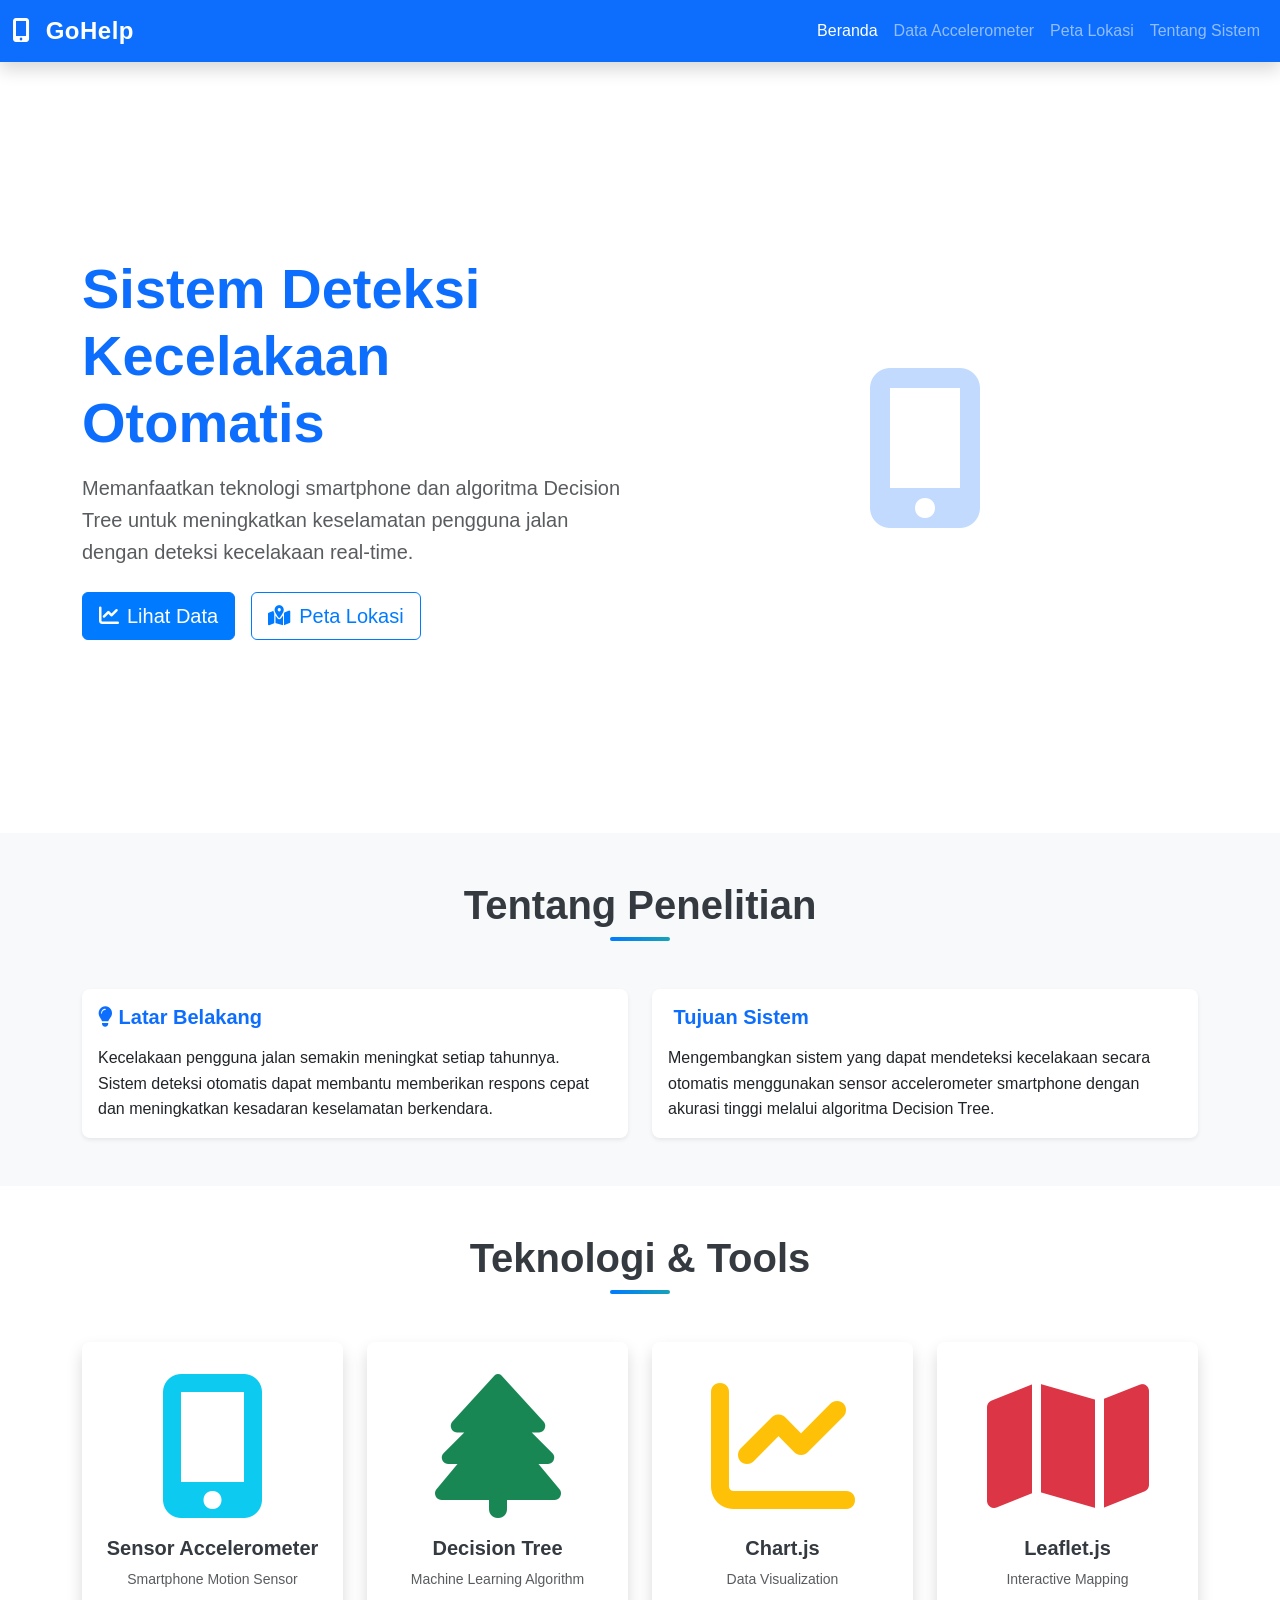
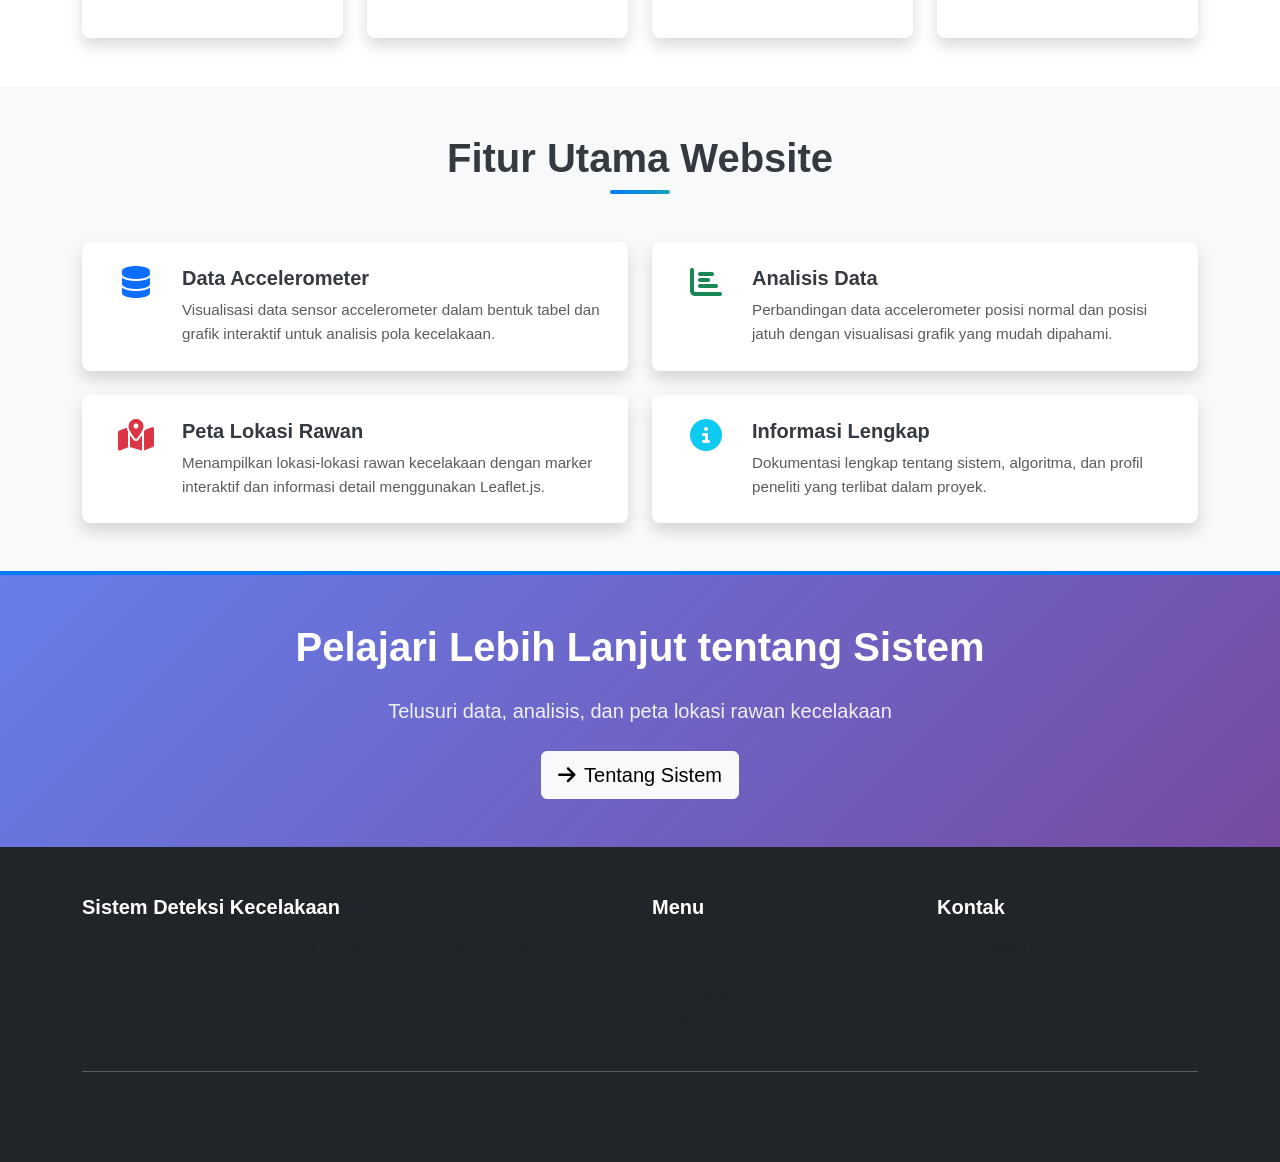
<file: index.html>
<!DOCTYPE html>
<html lang="id">

<head>
    <meta charset="UTF-8">
    <meta name="viewport" content="width=device-width, initial-scale=1.0">
    <meta name="description" content="Sistem Deteksi Kecelakaan Otomatis Berbasis Smartphone Menggunakan Algoritma Decision Tree">
    <meta name="keywords" content="kecelakaan, deteksi, smartphone, decision tree, safety">
    <meta name="author" content="Universitas Timor">
    <title>Sistem Deteksi Kecelakaan Otomatis - Beranda</title>

    <!-- Bootstrap 5 CSS -->
    <link href="https://cdn.jsdelivr.net/npm/bootstrap@5.3.0/dist/css/bootstrap.min.css" rel="stylesheet">
    <!-- Font Awesome Icons -->
    <link rel="stylesheet" href="https://cdnjs.cloudflare.com/ajax/libs/font-awesome/6.4.0/css/all.min.css">
    <!-- Custom CSS -->
    <link rel="stylesheet" href="css/style.css">
    <link rel="stylesheet" href="css/home.css">
</head>

<body>
    <!-- Navbar -->
    <nav class="navbar navbar-expand-lg navbar-dark bg-primary sticky-top shadow">
        <div class="container-fluid">
            <a class="navbar-brand fw-bold" href="index.html">
                <i class="fas fa-mobile-alt"></i> GoHelp
            </a>
            <button class="navbar-toggler" type="button" data-bs-toggle="collapse" data-bs-target="#navbarNav">
                <span class="navbar-toggler-icon"></span>
            </button>
            <div class="collapse navbar-collapse" id="navbarNav">
                <ul class="navbar-nav ms-auto">
                    <li class="nav-item">
                        <a class="nav-link active" href="index.html">Beranda</a>
                    </li>
                    <li class="nav-item">
                        <a class="nav-link" href="accelerometer.html">Data Accelerometer</a>
                    </li>
                    <li class="nav-item">
                        <a class="nav-link" href="map.html">Peta Lokasi</a>
                    </li>
                    <li class="nav-item">
                        <a class="nav-link" href="about.html">Tentang Sistem</a>
                    </li>
                </ul>
            </div>
        </div>
    </nav>

    <!-- Hero Section -->
    <section class="hero-section bg-gradient py-5">
        <div class="container">
            <div class="row align-items-center min-vh-75">
                <div class="col-lg-6 mb-4 mb-lg-0">
                    <h1 class="display-4 fw-bold text-primary mb-3">
                        Sistem Deteksi Kecelakaan Otomatis
                    </h1>
                    <p class="lead text-muted mb-4">
                        Memanfaatkan teknologi smartphone dan algoritma Decision Tree untuk meningkatkan keselamatan pengguna jalan dengan deteksi kecelakaan real-time.
                    </p>
                    <div class="d-flex gap-3">
                        <a href="accelerometer.html" class="btn btn-primary btn-lg">
                            <i class="fas fa-chart-line"></i> Lihat Data
                        </a>
                        <a href="map.html" class="btn btn-outline-primary btn-lg">
                            <i class="fas fa-map-location-dot"></i> Peta Lokasi
                        </a>
                    </div>
                </div>
                <div class="col-lg-6">
                    <div class="hero-image">
                        <div class="icon-box">
                            <i class="fas fa-mobile-alt fa-10x text-primary opacity-25"></i>
                        </div>
                    </div>
                </div>
            </div>
        </div>
    </section>

    <!-- Deskripsi Penelitian -->
    <section class="py-5 bg-light">
        <div class="container">
            <div class="text-center mb-5">
                <h2 class="h1 fw-bold mb-2">Tentang Penelitian</h2>
                <div class="divider-line mx-auto"></div>
            </div>
            <div class="row g-4">
                <div class="col-md-6">
                    <div class="card border-0 shadow-sm h-100">
                        <div class="card-body">
                            <h5 class="card-title text-primary mb-3">
                                <i class="fas fa-lightbulb"></i> Latar Belakang
                            </h5>
                            <p class="card-text">
                                Kecelakaan pengguna jalan semakin meningkat setiap tahunnya. Sistem deteksi otomatis dapat membantu memberikan respons cepat dan meningkatkan kesadaran keselamatan berkendara.
                            </p>
                        </div>
                    </div>
                </div>
                <div class="col-md-6">
                    <div class="card border-0 shadow-sm h-100">
                        <div class="card-body">
                            <h5 class="card-title text-primary mb-3">
                                <i class="fas fa-target"></i> Tujuan Sistem
                            </h5>
                            <p class="card-text">
                                Mengembangkan sistem yang dapat mendeteksi kecelakaan secara otomatis menggunakan sensor accelerometer smartphone dengan akurasi tinggi melalui algoritma Decision Tree.
                            </p>
                        </div>
                    </div>
                </div>
            </div>
        </div>
    </section>

    <!-- Teknologi yang Digunakan -->
    <section class="py-5">
        <div class="container">
            <div class="text-center mb-5">
                <h2 class="h1 fw-bold mb-2">Teknologi & Tools</h2>
                <div class="divider-line mx-auto"></div>
            </div>
            <div class="row g-4">
                <div class="col-md-3 col-sm-6">
                    <div class="tech-card text-center">
                        <div class="tech-icon mb-3">
                            <i class="fas fa-mobile-alt fa-3x text-info"></i>
                        </div>
                        <h5>Sensor Accelerometer</h5>
                        <p class="text-muted small">Smartphone Motion Sensor</p>
                    </div>
                </div>
                <div class="col-md-3 col-sm-6">
                    <div class="tech-card text-center">
                        <div class="tech-icon mb-3">
                            <i class="fas fa-tree fa-3x text-success"></i>
                        </div>
                        <h5>Decision Tree</h5>
                        <p class="text-muted small">Machine Learning Algorithm</p>
                    </div>
                </div>
                <div class="col-md-3 col-sm-6">
                    <div class="tech-card text-center">
                        <div class="tech-icon mb-3">
                            <i class="fas fa-chart-line fa-3x text-warning"></i>
                        </div>
                        <h5>Chart.js</h5>
                        <p class="text-muted small">Data Visualization</p>
                    </div>
                </div>
                <div class="col-md-3 col-sm-6">
                    <div class="tech-card text-center">
                        <div class="tech-icon mb-3">
                            <i class="fas fa-map fa-3x text-danger"></i>
                        </div>
                        <h5>Leaflet.js</h5>
                        <p class="text-muted small">Interactive Mapping</p>
                    </div>
                </div>
            </div>
        </div>
    </section>

    <!-- Fitur Utama -->
    <section class="py-5 bg-light">
        <div class="container">
            <div class="text-center mb-5">
                <h2 class="h1 fw-bold mb-2">Fitur Utama Website</h2>
                <div class="divider-line mx-auto"></div>
            </div>
            <div class="row g-4">
                <div class="col-lg-6">
                    <div class="feature-card d-flex gap-3 mb-4">
                        <div class="feature-icon">
                            <i class="fas fa-database fa-2x text-primary"></i>
                        </div>
                        <div>
                            <h5>Data Accelerometer</h5>
                            <p class="text-muted">Visualisasi data sensor accelerometer dalam bentuk tabel dan grafik interaktif untuk analisis pola kecelakaan.</p>
                        </div>
                    </div>
                    <div class="feature-card d-flex gap-3">
                        <div class="feature-icon">
                            <i class="fas fa-map-location-dot fa-2x text-danger"></i>
                        </div>
                        <div>
                            <h5>Peta Lokasi Rawan</h5>
                            <p class="text-muted">Menampilkan lokasi-lokasi rawan kecelakaan dengan marker interaktif dan informasi detail menggunakan Leaflet.js.</p>
                        </div>
                    </div>
                </div>
                <div class="col-lg-6">
                    <div class="feature-card d-flex gap-3 mb-4">
                        <div class="feature-icon">
                            <i class="fas fa-chart-bar fa-2x text-success"></i>
                        </div>
                        <div>
                            <h5>Analisis Data</h5>
                            <p class="text-muted">Perbandingan data accelerometer posisi normal dan posisi jatuh dengan visualisasi grafik yang mudah dipahami.</p>
                        </div>
                    </div>
                    <div class="feature-card d-flex gap-3">
                        <div class="feature-icon">
                            <i class="fas fa-info-circle fa-2x text-info"></i>
                        </div>
                        <div>
                            <h5>Informasi Lengkap</h5>
                            <p class="text-muted">Dokumentasi lengkap tentang sistem, algoritma, dan profil peneliti yang terlibat dalam proyek.</p>
                        </div>
                    </div>
                </div>
            </div>
        </div>
    </section>

    <!-- CTA Section -->
    <section class="cta-section py-5 bg-primary text-white">
        <div class="container text-center">
            <h2 class="h1 fw-bold mb-4">Pelajari Lebih Lanjut tentang Sistem</h2>
            <p class="lead mb-4">Telusuri data, analisis, dan peta lokasi rawan kecelakaan</p>
            <a href="about.html" class="btn btn-light btn-lg">
                <i class="fas fa-arrow-right"></i> Tentang Sistem
            </a>
        </div>
    </section>

    <!-- Footer -->
    <footer class="bg-dark text-white py-5">
        <div class="container">
            <div class="row g-4 mb-4">
                <div class="col-md-6">
                    <h5 class="fw-bold mb-3">Sistem Deteksi Kecelakaan</h5>
                    <p class="text-muted">
                        Penelitian skripsi tentang deteksi kecelakaan otomatis berbasis smartphone menggunakan algoritma Decision Tree.
                    </p>
                </div>
                <div class="col-md-3">
                    <h5 class="fw-bold mb-3">Menu</h5>
                    <ul class="list-unstyled">
                        <li><a href="index.html" class="text-muted text-decoration-none">Beranda</a></li>
                        <li><a href="accelerometer.html" class="text-muted text-decoration-none">Data Accelerometer</a></li>
                        <li><a href="map.html" class="text-muted text-decoration-none">Peta Lokasi</a></li>
                        <li><a href="about.html" class="text-muted text-decoration-none">Tentang Sistem</a></li>
                    </ul>
                </div>
                <div class="col-md-3">
                    <h5 class="fw-bold mb-3">Kontak</h5>
                    <p class="text-muted">Universitas Timor</p>
                    <p class="text-muted">Prodi: Sistem Informasi</p>
                </div>
            </div>
            <hr class="bg-secondary">
            <div class="text-center">
                <p class="text-muted mb-0">
                    &copy; 2026 Sistem Deteksi Kecelakaan. Universitas Timor | Tahun Penelitian 2026
                </p>
            </div>
        </div>
    </footer>

    <!-- Bootstrap 5 JS -->
    <script src="https://cdn.jsdelivr.net/npm/bootstrap@5.3.0/dist/js/bootstrap.bundle.min.js"></script>
    <!-- Custom JS -->
    <script src="js/main.js"></script>
</body>

</html>
</file>
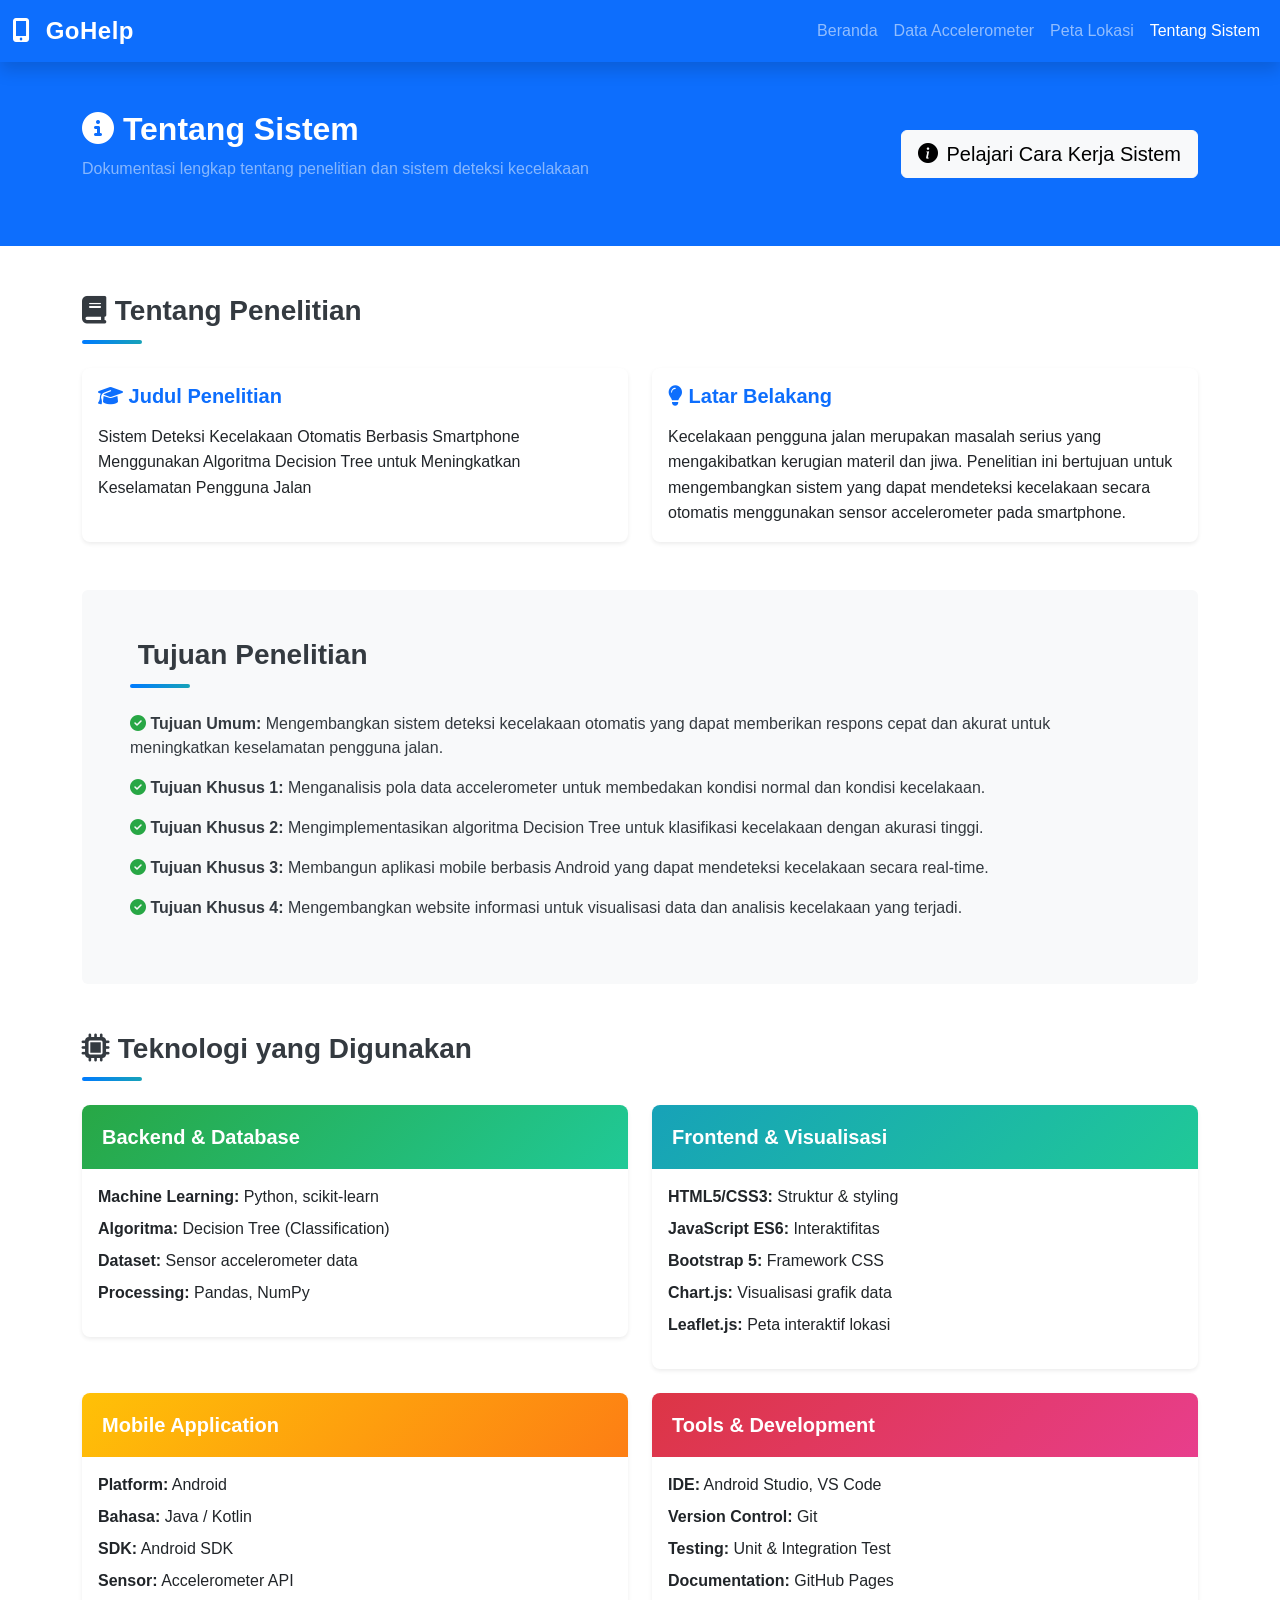
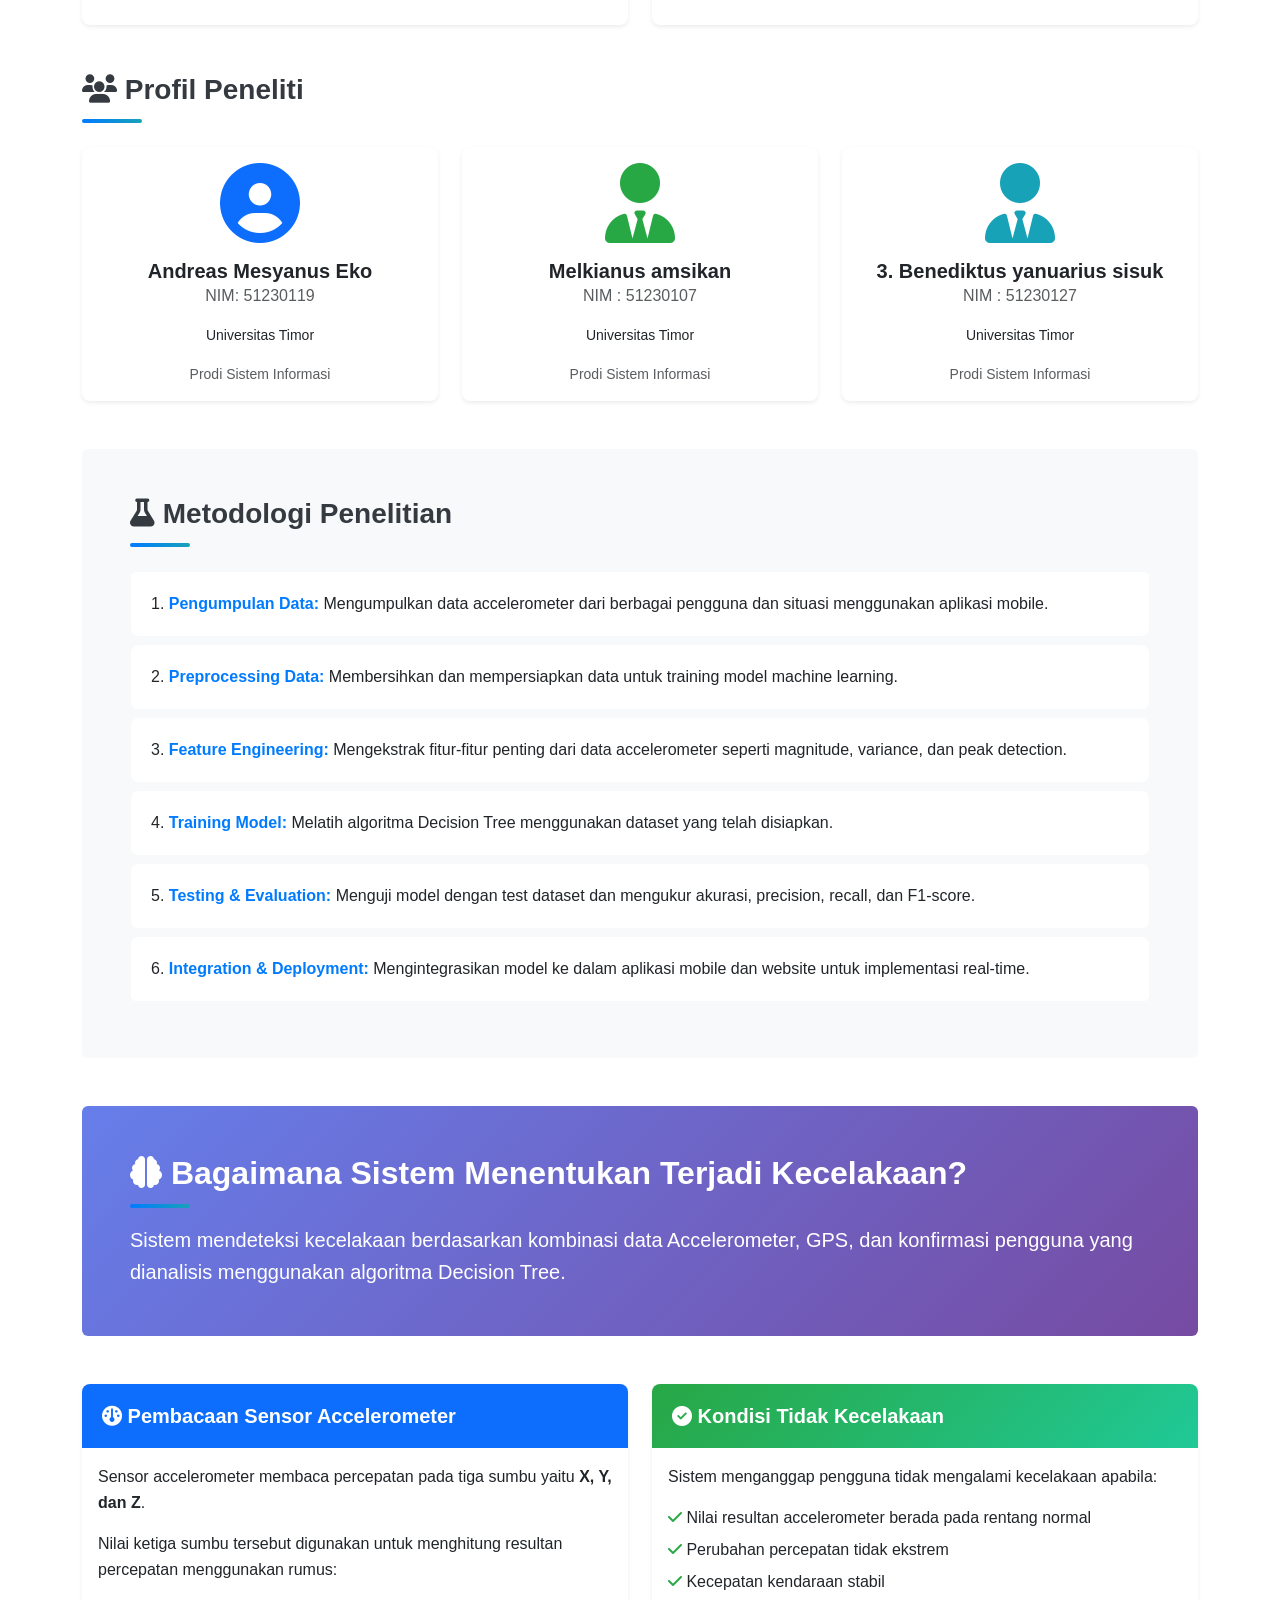
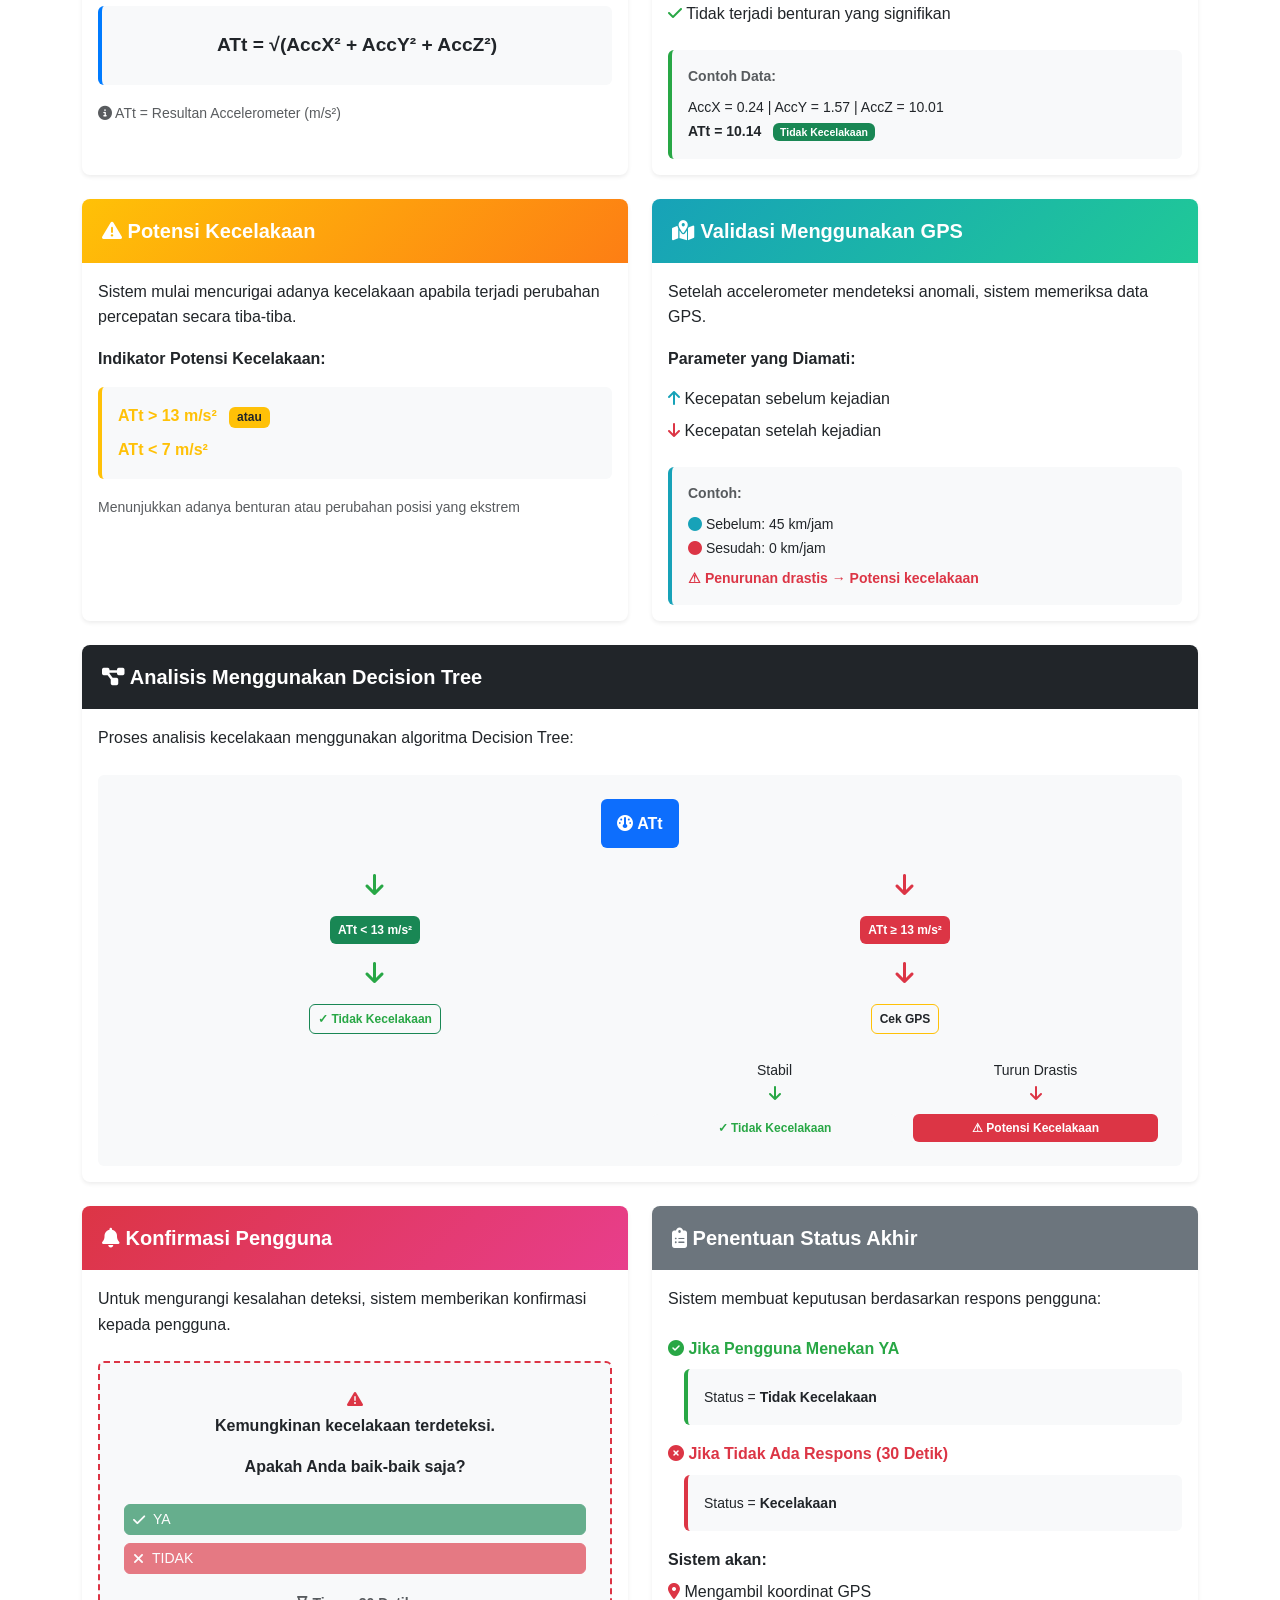
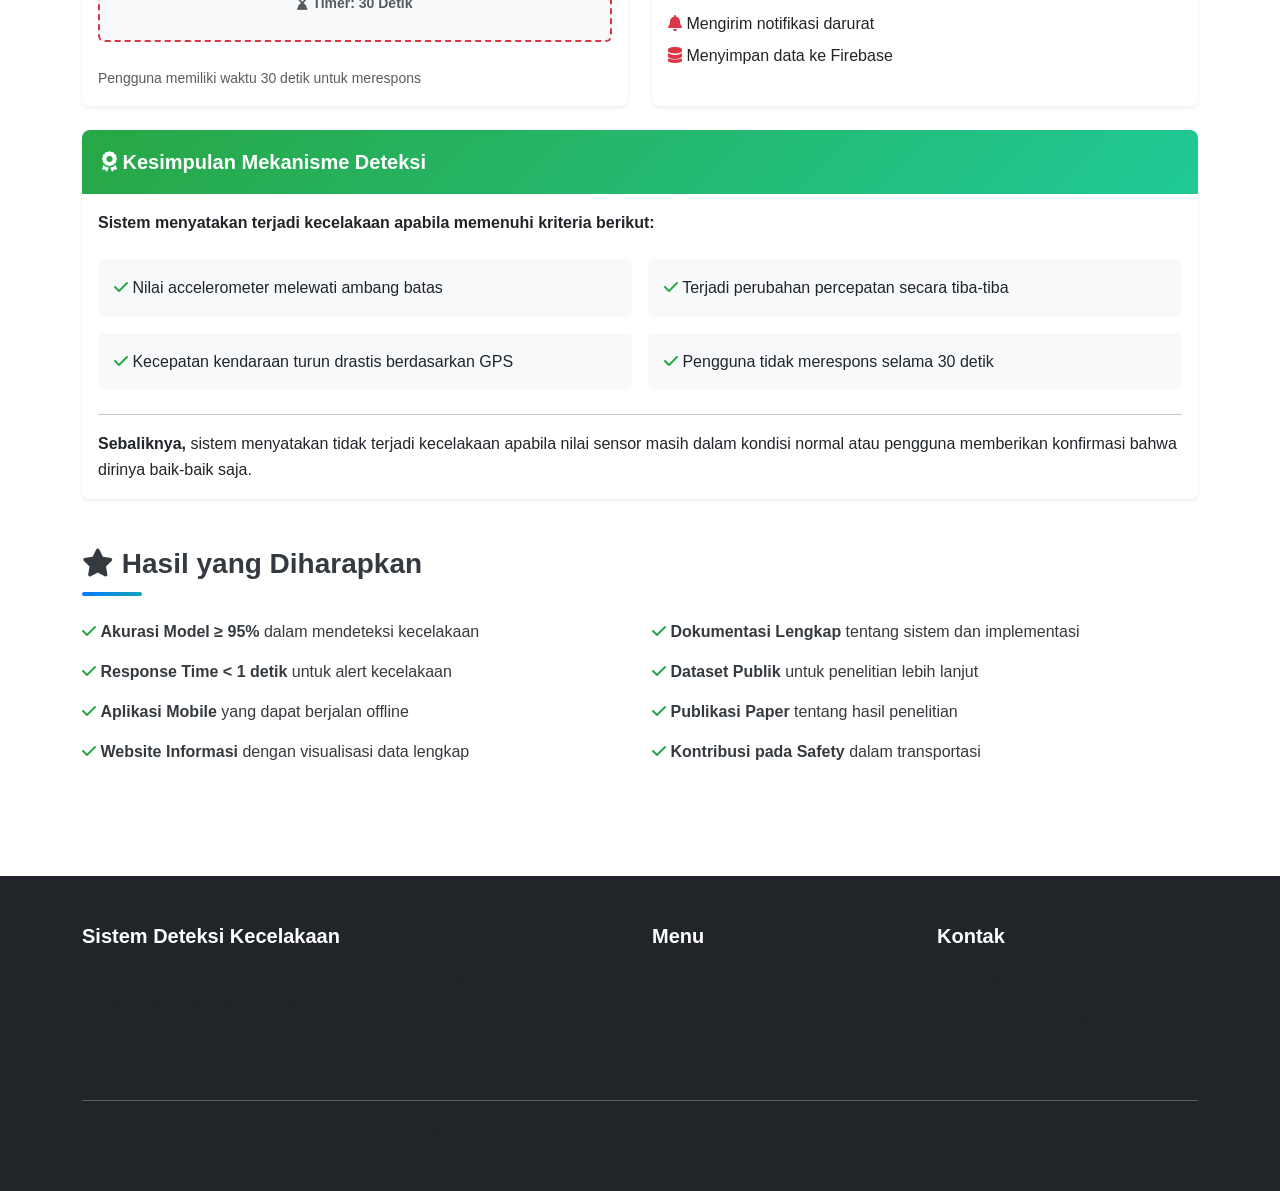
<file: about.html>
<!DOCTYPE html>
<html lang="id">

<head>
    <meta charset="UTF-8">
    <meta name="viewport" content="width=device-width, initial-scale=1.0">
    <meta name="description" content="Tentang Sistem - Sistem Deteksi Kecelakaan Otomatis">
    <title>Tentang Sistem - Sistem Deteksi Kecelakaan</title>

    <!-- Bootstrap 5 CSS -->
    <link href="https://cdn.jsdelivr.net/npm/bootstrap@5.3.0/dist/css/bootstrap.min.css" rel="stylesheet">
    <!-- Font Awesome Icons -->
    <link rel="stylesheet" href="https://cdnjs.cloudflare.com/ajax/libs/font-awesome/6.4.0/css/all.min.css">
    <!-- Bootstrap Icons -->
    <link rel="stylesheet" href="https://cdn.jsdelivr.net/npm/bootstrap-icons@1.11.0/font/bootstrap-icons.css">
    <!-- Custom CSS -->
    <link rel="stylesheet" href="css/style.css">
    <link rel="stylesheet" href="css/about.css">
</head>

<body>
    <!-- Navbar -->
    <nav class="navbar navbar-expand-lg navbar-dark bg-primary sticky-top shadow">
        <div class="container-fluid">
            <a class="navbar-brand fw-bold" href="index.html">
                <i class="fas fa-mobile-alt"></i> GoHelp
            </a>
            <button class="navbar-toggler" type="button" data-bs-toggle="collapse" data-bs-target="#navbarNav">
                <span class="navbar-toggler-icon"></span>
            </button>
            <div class="collapse navbar-collapse" id="navbarNav">
                <ul class="navbar-nav ms-auto">
                    <li class="nav-item">
                        <a class="nav-link" href="index.html">Beranda</a>
                    </li>
                    <li class="nav-item">
                        <a class="nav-link" href="accelerometer.html">Data Accelerometer</a>
                    </li>
                    <li class="nav-item">
                        <a class="nav-link" href="map.html">Peta Lokasi</a>
                    </li>
                    <li class="nav-item">
                        <a class="nav-link active" href="about.html">Tentang Sistem</a>
                    </li>
                </ul>
            </div>
        </div>
    </nav>

    <!-- Page Header -->
    <section class="page-header bg-primary text-white py-5">
        <div class="container">
            <div class="row align-items-center">
                <div class="col-md-8">
                    <h1 class="h2 fw-bold mb-2">
                        <i class="fas fa-circle-info"></i> Tentang Sistem
                    </h1>
                    <p class="text-white-50">Dokumentasi lengkap tentang penelitian dan sistem deteksi kecelakaan</p>
                </div>
                <div class="col-md-4 text-md-end">
                    <button class="btn btn-light btn-lg" data-bs-toggle="modal" data-bs-target="#workflowModal">
                        <i class="bi bi-info-circle-fill"></i> Pelajari Cara Kerja Sistem
                    </button>
                </div>
            </div>
        </div>
    </section>

    <!-- Main Content -->
    <main class="py-5">
        <div class="container">
            <!-- Tentang Penelitian -->
            <section class="mb-5">
                <h2 class="h3 fw-bold mb-4">
                    <i class="fas fa-book"></i> Tentang Penelitian
                </h2>
                <div class="row g-4">
                    <div class="col-lg-6">
                        <div class="card border-0 shadow-sm h-100">
                            <div class="card-body">
                                <h5 class="card-title text-primary mb-3">
                                    <i class="fas fa-graduation-cap"></i> Judul Penelitian
                                </h5>
                                <p class="card-text">
                                    Sistem Deteksi Kecelakaan Otomatis Berbasis Smartphone Menggunakan Algoritma Decision Tree untuk Meningkatkan Keselamatan Pengguna Jalan
                                </p>
                            </div>
                        </div>
                    </div>
                    <div class="col-lg-6">
                        <div class="card border-0 shadow-sm h-100">
                            <div class="card-body">
                                <h5 class="card-title text-primary mb-3">
                                    <i class="fas fa-lightbulb"></i> Latar Belakang
                                </h5>
                                <p class="card-text">
                                    Kecelakaan pengguna jalan merupakan masalah serius yang mengakibatkan kerugian materil dan jiwa. Penelitian ini bertujuan untuk mengembangkan sistem yang dapat mendeteksi kecelakaan secara otomatis menggunakan sensor accelerometer pada smartphone.
                                </p>
                            </div>
                        </div>
                    </div>
                </div>
            </section>

            <!-- Tujuan Penelitian -->
            <section class="mb-5 bg-light p-5 rounded">
                <h2 class="h3 fw-bold mb-4">
                    <i class="fas fa-target"></i> Tujuan Penelitian
                </h2>
                <ul class="list-unstyled">
                    <li class="mb-3">
                        <i class="fas fa-check-circle text-success"></i>
                        <strong>Tujuan Umum:</strong> Mengembangkan sistem deteksi kecelakaan otomatis yang dapat memberikan respons cepat dan akurat untuk meningkatkan keselamatan pengguna jalan.
                    </li>
                    <li class="mb-3">
                        <i class="fas fa-check-circle text-success"></i>
                        <strong>Tujuan Khusus 1:</strong> Menganalisis pola data accelerometer untuk membedakan kondisi normal dan kondisi kecelakaan.
                    </li>
                    <li class="mb-3">
                        <i class="fas fa-check-circle text-success"></i>
                        <strong>Tujuan Khusus 2:</strong> Mengimplementasikan algoritma Decision Tree untuk klasifikasi kecelakaan dengan akurasi tinggi.
                    </li>
                    <li class="mb-3">
                        <i class="fas fa-check-circle text-success"></i>
                        <strong>Tujuan Khusus 3:</strong> Membangun aplikasi mobile berbasis Android yang dapat mendeteksi kecelakaan secara real-time.
                    </li>
                    <li>
                        <i class="fas fa-check-circle text-success"></i>
                        <strong>Tujuan Khusus 4:</strong> Mengembangkan website informasi untuk visualisasi data dan analisis kecelakaan yang terjadi.
                    </li>
                </ul>
            </section>

            <!-- Teknologi yang Digunakan -->
            <section class="mb-5">
                <h2 class="h3 fw-bold mb-4">
                    <i class="fas fa-microchip"></i> Teknologi yang Digunakan
                </h2>
                <div class="row g-4">
                    <div class="col-md-6">
                        <div class="card border-0 shadow-sm">
                            <div class="card-header bg-success text-white">
                                <h5 class="mb-0">Backend & Database</h5>
                            </div>
                            <div class="card-body">
                                <ul class="list-unstyled">
                                    <li class="mb-2"><strong>Machine Learning:</strong> Python, scikit-learn</li>
                                    <li class="mb-2"><strong>Algoritma:</strong> Decision Tree (Classification)</li>
                                    <li class="mb-2"><strong>Dataset:</strong> Sensor accelerometer data</li>
                                    <li class="mb-2"><strong>Processing:</strong> Pandas, NumPy</li>
                                </ul>
                            </div>
                        </div>
                    </div>
                    <div class="col-md-6">
                        <div class="card border-0 shadow-sm">
                            <div class="card-header bg-info text-white">
                                <h5 class="mb-0">Frontend & Visualisasi</h5>
                            </div>
                            <div class="card-body">
                                <ul class="list-unstyled">
                                    <li class="mb-2"><strong>HTML5/CSS3:</strong> Struktur & styling</li>
                                    <li class="mb-2"><strong>JavaScript ES6:</strong> Interaktifitas</li>
                                    <li class="mb-2"><strong>Bootstrap 5:</strong> Framework CSS</li>
                                    <li class="mb-2"><strong>Chart.js:</strong> Visualisasi grafik data</li>
                                    <li class="mb-2"><strong>Leaflet.js:</strong> Peta interaktif lokasi</li>
                                </ul>
                            </div>
                        </div>
                    </div>
                    <div class="col-md-6">
                        <div class="card border-0 shadow-sm">
                            <div class="card-header bg-warning text-white">
                                <h5 class="mb-0">Mobile Application</h5>
                            </div>
                            <div class="card-body">
                                <ul class="list-unstyled">
                                    <li class="mb-2"><strong>Platform:</strong> Android</li>
                                    <li class="mb-2"><strong>Bahasa:</strong> Java / Kotlin</li>
                                    <li class="mb-2"><strong>SDK:</strong> Android SDK</li>
                                    <li class="mb-2"><strong>Sensor:</strong> Accelerometer API</li>
                                </ul>
                            </div>
                        </div>
                    </div>
                    <div class="col-md-6">
                        <div class="card border-0 shadow-sm">
                            <div class="card-header bg-danger text-white">
                                <h5 class="mb-0">Tools & Development</h5>
                            </div>
                            <div class="card-body">
                                <ul class="list-unstyled">
                                    <li class="mb-2"><strong>IDE:</strong> Android Studio, VS Code</li>
                                    <li class="mb-2"><strong>Version Control:</strong> Git</li>
                                    <li class="mb-2"><strong>Testing:</strong> Unit & Integration Test</li>
                                    <li class="mb-2"><strong>Documentation:</strong> GitHub Pages</li>
                                </ul>
                            </div>
                        </div>
                    </div>
                </div>
            </section>

            <!-- Profil Peneliti -->
            <section class="mb-5">
                <h2 class="h3 fw-bold mb-4">
                    <i class="fas fa-users"></i> Profil Peneliti
                </h2>
                <div class="row g-4">
                    <div class="col-md-4">
                        <div class="card border-0 shadow-sm text-center">
                            <div class="card-body">
                                <div class="researcher-avatar mb-3">
                                    <i class="fas fa-user-circle fa-5x text-primary"></i>
                                </div>
                                <h5 class="card-title">Andreas Mesyanus Eko</h5>
                                <p class="card-text text-muted">NIM: 51230119</p>
                                <p class="card-text small">Universitas Timor</p>
                                <p class="card-text small text-muted">Prodi Sistem Informasi</p>
                            </div>
                        </div>
                    </div>
                    <div class="col-md-4">
                        <div class="card border-0 shadow-sm text-center">
                            <div class="card-body">
                                <div class="researcher-avatar mb-3">
                                    <i class="fas fa-user-tie fa-5x text-success"></i>
                                </div>
                                <h5 class="card-title">Melkianus amsikan </h5>
                                <p class="card-text text-muted">NIM : 51230107</p>
                                <p class="card-text small">Universitas Timor</p>
                                <p class="card-text small text-muted">Prodi Sistem Informasi</p>
                            </div>
                        </div>
                    </div>
                    <div class="col-md-4">
                        <div class="card border-0 shadow-sm text-center">
                            <div class="card-body">
                                <div class="researcher-avatar mb-3">
                                    <i class="fas fa-user-tie fa-5x text-info"></i>
                                </div>
                                <h5 class="card-title">3.	Benediktus yanuarius sisuk</h5>
                                <p class="card-text text-muted">NIM : 51230127</p>
                                <p class="card-text small">Universitas Timor</p>
                                <p class="card-text small text-muted">Prodi Sistem Informasi</p>
                            </div>
                        </div>
                    </div>
                </div>
            </section>

            <!-- Metodologi -->
            <section class="mb-5 bg-light p-5 rounded">
                <h2 class="h3 fw-bold mb-4">
                    <i class="fas fa-flask"></i> Metodologi Penelitian
                </h2>
                <ol class="list-group list-group-numbered">
                    <li class="list-group-item">
                        <strong>Pengumpulan Data:</strong> Mengumpulkan data accelerometer dari berbagai pengguna dan situasi menggunakan aplikasi mobile.
                    </li>
                    <li class="list-group-item">
                        <strong>Preprocessing Data:</strong> Membersihkan dan mempersiapkan data untuk training model machine learning.
                    </li>
                    <li class="list-group-item">
                        <strong>Feature Engineering:</strong> Mengekstrak fitur-fitur penting dari data accelerometer seperti magnitude, variance, dan peak detection.
                    </li>
                    <li class="list-group-item">
                        <strong>Training Model:</strong> Melatih algoritma Decision Tree menggunakan dataset yang telah disiapkan.
                    </li>
                    <li class="list-group-item">
                        <strong>Testing & Evaluation:</strong> Menguji model dengan test dataset dan mengukur akurasi, precision, recall, dan F1-score.
                    </li>
                    <li class="list-group-item">
                        <strong>Integration & Deployment:</strong> Mengintegrasikan model ke dalam aplikasi mobile dan website untuk implementasi real-time.
                    </li>
                </ol>
            </section>

            <!-- Cara Kerja Deteksi Kecelakaan -->
            <section class="mb-5">
                <div class="mb-5 p-5 rounded" style="background: linear-gradient(135deg, #667eea 0%, #764ba2 100%); color: white;">
                    <h2 class="h2 fw-bold mb-3">
                        <i class="fas fa-brain"></i> Bagaimana Sistem Menentukan Terjadi Kecelakaan?
                    </h2>
                    <p class="lead mb-0">
                        Sistem mendeteksi kecelakaan berdasarkan kombinasi data Accelerometer, GPS, dan konfirmasi pengguna yang dianalisis menggunakan algoritma Decision Tree.
                    </p>
                </div>

                <!-- 1. Pembacaan Sensor Accelerometer -->
                <div class="row g-4 mb-4">
                    <div class="col-lg-6">
                        <div class="card border-0 shadow-sm h-100">
                            <div class="card-header bg-primary text-white">
                                <h5 class="mb-0">
                                    <i class="fas fa-gauge"></i> Pembacaan Sensor Accelerometer
                                </h5>
                            </div>
                            <div class="card-body">
                                <p class="card-text mb-3">
                                    Sensor accelerometer membaca percepatan pada tiga sumbu yaitu <strong>X, Y, dan Z</strong>.
                                </p>
                                <p class="card-text mb-4">
                                    Nilai ketiga sumbu tersebut digunakan untuk menghitung resultan percepatan menggunakan rumus:
                                </p>
                                <div class="bg-light p-4 rounded text-center mb-3" style="border-left: 4px solid #007bff;">
                                    <p class="mb-0 fw-bold" style="font-size: 1.2rem;">
                                        ATt = √(AccX² + AccY² + AccZ²)
                                    </p>
                                </div>
                                <small class="text-muted">
                                    <i class="fas fa-info-circle"></i> ATt = Resultan Accelerometer (m/s²)
                                </small>
                            </div>
                        </div>
                    </div>

                    <!-- 2. Kondisi Tidak Kecelakaan -->
                    <div class="col-lg-6">
                        <div class="card border-0 shadow-sm h-100">
                            <div class="card-header bg-success text-white">
                                <h5 class="mb-0">
                                    <i class="fas fa-circle-check"></i> Kondisi Tidak Kecelakaan
                                </h5>
                            </div>
                            <div class="card-body">
                                <p class="card-text mb-3">Sistem menganggap pengguna tidak mengalami kecelakaan apabila:</p>
                                <ul class="list-unstyled mb-4">
                                    <li class="mb-2">
                                        <i class="fas fa-check text-success"></i> Nilai resultan accelerometer berada pada rentang normal
                                    </li>
                                    <li class="mb-2">
                                        <i class="fas fa-check text-success"></i> Perubahan percepatan tidak ekstrem
                                    </li>
                                    <li class="mb-2">
                                        <i class="fas fa-check text-success"></i> Kecepatan kendaraan stabil
                                    </li>
                                    <li class="mb-2">
                                        <i class="fas fa-check text-success"></i> Tidak terjadi benturan yang signifikan
                                    </li>
                                </ul>
                                <div class="bg-light p-3 rounded" style="border-left: 4px solid #28a745;">
                                    <small class="text-muted d-block mb-2"><strong>Contoh Data:</strong></small>
                                    <small>AccX = 0.24 | AccY = 1.57 | AccZ = 10.01</small><br/>
                                    <small class="fw-bold">ATt = 10.14 <span class="badge bg-success ms-2">Tidak Kecelakaan</span></small>
                                </div>
                            </div>
                        </div>
                    </div>
                </div>

                <!-- 3. Potensi Kecelakaan -->
                <div class="row g-4 mb-4">
                    <div class="col-lg-6">
                        <div class="card border-0 shadow-sm h-100">
                            <div class="card-header bg-warning text-white">
                                <h5 class="mb-0">
                                    <i class="fas fa-exclamation-triangle"></i> Potensi Kecelakaan
                                </h5>
                            </div>
                            <div class="card-body">
                                <p class="card-text mb-3">
                                    Sistem mulai mencurigai adanya kecelakaan apabila terjadi perubahan percepatan secara tiba-tiba.
                                </p>
                                <p class="card-text mb-3"><strong>Indikator Potensi Kecelakaan:</strong></p>
                                <div class="bg-light p-3 rounded mb-3" style="border-left: 4px solid #ffc107;">
                                    <p class="mb-2 fw-bold text-warning">
                                        ATt > 13 m/s² <span class="badge bg-warning text-dark ms-2">atau</span>
                                    </p>
                                    <p class="mb-0 fw-bold text-warning">
                                        ATt < 7 m/s²
                                    </p>
                                </div>
                                <small class="text-muted">
                                    Menunjukkan adanya benturan atau perubahan posisi yang ekstrem
                                </small>
                            </div>
                        </div>
                    </div>

                    <!-- 4. Validasi Menggunakan GPS -->
                    <div class="col-lg-6">
                        <div class="card border-0 shadow-sm h-100">
                            <div class="card-header bg-info text-white">
                                <h5 class="mb-0">
                                    <i class="fas fa-map-location-dot"></i> Validasi Menggunakan GPS
                                </h5>
                            </div>
                            <div class="card-body">
                                <p class="card-text mb-3">
                                    Setelah accelerometer mendeteksi anomali, sistem memeriksa data GPS.
                                </p>
                                <p class="card-text mb-3"><strong>Parameter yang Diamati:</strong></p>
                                <ul class="list-unstyled mb-4">
                                    <li class="mb-2">
                                        <i class="fas fa-arrow-up text-info"></i> Kecepatan sebelum kejadian
                                    </li>
                                    <li class="mb-2">
                                        <i class="fas fa-arrow-down text-danger"></i> Kecepatan setelah kejadian
                                    </li>
                                </ul>
                                <div class="bg-light p-3 rounded" style="border-left: 4px solid #17a2b8;">
                                    <small class="text-muted d-block mb-2"><strong>Contoh:</strong></small>
                                    <small><i class="fas fa-circle text-info"></i> Sebelum: 45 km/jam</small><br/>
                                    <small><i class="fas fa-circle text-danger"></i> Sesudah: 0 km/jam</small><br/>
                                    <small class="fw-bold text-danger mt-2 d-block">⚠ Penurunan drastis → Potensi kecelakaan</small>
                                </div>
                            </div>
                        </div>
                    </div>
                </div>

                <!-- 5. Analisis Decision Tree -->
                <div class="row g-4 mb-4">
                    <div class="col-12">
                        <div class="card border-0 shadow-sm">
                            <div class="card-header bg-dark text-white">
                                <h5 class="mb-0">
                                    <i class="fas fa-diagram-project"></i> Analisis Menggunakan Decision Tree
                                </h5>
                            </div>
                            <div class="card-body">
                                <p class="card-text mb-4">Proses analisis kecelakaan menggunakan algoritma Decision Tree:</p>
                                <div class="bg-light p-4 rounded">
                                    <div class="text-center mb-4">
                                        <div class="badge bg-primary fs-6 p-3">
                                            <i class="fas fa-gauge"></i> ATt
                                        </div>
                                    </div>
                                    
                                    <div class="row text-center mb-4">
                                        <div class="col-6">
                                            <div class="mb-3">
                                                <i class="fas fa-arrow-down" style="font-size: 1.5rem; color: #28a745;"></i>
                                            </div>
                                            <div class="badge bg-success p-2 mb-3">ATt < 13 m/s²</div>
                                            <div class="mb-3">
                                                <i class="fas fa-arrow-down" style="font-size: 1.5rem; color: #28a745;"></i>
                                            </div>
                                            <div class="badge bg-light text-success p-2 border border-success">
                                                ✓ Tidak Kecelakaan
                                            </div>
                                        </div>
                                        <div class="col-6">
                                            <div class="mb-3">
                                                <i class="fas fa-arrow-down" style="font-size: 1.5rem; color: #dc3545;"></i>
                                            </div>
                                            <div class="badge bg-danger p-2 mb-3">ATt ≥ 13 m/s²</div>
                                            <div class="mb-3">
                                                <i class="fas fa-arrow-down" style="font-size: 1.5rem; color: #dc3545;"></i>
                                            </div>
                                            <div class="badge bg-light text-dark p-2 border border-warning">
                                                Cek GPS
                                            </div>
                                        </div>
                                    </div>

                                    <div class="row text-center">
                                        <div class="col-6"></div>
                                        <div class="col-6">
                                            <div class="row g-3">
                                                <div class="col-6">
                                                    <div class="mb-2">
                                                        <small>Stabil</small><br/>
                                                        <i class="fas fa-arrow-down text-success"></i>
                                                    </div>
                                                    <div class="badge bg-light text-success p-2 w-100" style="font-size: 0.75rem;">
                                                        ✓ Tidak Kecelakaan
                                                    </div>
                                                </div>
                                                <div class="col-6">
                                                    <div class="mb-2">
                                                        <small>Turun Drastis</small><br/>
                                                        <i class="fas fa-arrow-down text-danger"></i>
                                                    </div>
                                                    <div class="badge bg-danger p-2 w-100" style="font-size: 0.75rem;">
                                                        ⚠ Potensi Kecelakaan
                                                    </div>
                                                </div>
                                            </div>
                                        </div>
                                    </div>
                                </div>
                            </div>
                        </div>
                    </div>
                </div>

                <!-- 6. Konfirmasi Pengguna -->
                <div class="row g-4 mb-4">
                    <div class="col-lg-6">
                        <div class="card border-0 shadow-sm h-100">
                            <div class="card-header bg-danger text-white">
                                <h5 class="mb-0">
                                    <i class="fas fa-bell"></i> Konfirmasi Pengguna
                                </h5>
                            </div>
                            <div class="card-body">
                                <p class="card-text mb-4">
                                    Untuk mengurangi kesalahan deteksi, sistem memberikan konfirmasi kepada pengguna.
                                </p>
                                <div class="bg-light p-4 rounded mb-4" style="border: 2px dashed #dc3545;">
                                    <p class="text-center fw-bold mb-3">
                                        <i class="fas fa-exclamation-triangle text-danger"></i><br/>
                                        Kemungkinan kecelakaan terdeteksi.
                                    </p>
                                    <p class="text-center mb-4">
                                        <strong>Apakah Anda baik-baik saja?</strong>
                                    </p>
                                    <div class="d-grid gap-2">
                                        <button class="btn btn-success btn-sm" disabled>
                                            <i class="fas fa-check"></i> YA
                                        </button>
                                        <button class="btn btn-danger btn-sm" disabled>
                                            <i class="fas fa-times"></i> TIDAK
                                        </button>
                                    </div>
                                    <p class="text-center mt-3 mb-0">
                                        <small class="text-muted">
                                            <i class="fas fa-hourglass-end"></i> 
                                            <strong>Timer: 30 Detik</strong>
                                        </small>
                                    </p>
                                </div>
                                <small class="text-muted">
                                    Pengguna memiliki waktu 30 detik untuk merespons
                                </small>
                            </div>
                        </div>
                    </div>

                    <!-- 7. Penentuan Status Akhir -->
                    <div class="col-lg-6">
                        <div class="card border-0 shadow-sm h-100">
                            <div class="card-header bg-secondary text-white">
                                <h5 class="mb-0">
                                    <i class="fas fa-clipboard-list"></i> Penentuan Status Akhir
                                </h5>
                            </div>
                            <div class="card-body">
                                <p class="card-text mb-4">Sistem membuat keputusan berdasarkan respons pengguna:</p>
                                <div class="mb-3">
                                    <p class="fw-bold text-success mb-2">
                                        <i class="fas fa-check-circle"></i> Jika Pengguna Menekan YA
                                    </p>
                                    <div class="bg-light p-3 rounded ms-3 mb-3" style="border-left: 4px solid #28a745;">
                                        <small>Status = <strong>Tidak Kecelakaan</strong></small>
                                    </div>
                                </div>
                                <div class="mb-3">
                                    <p class="fw-bold text-danger mb-2">
                                        <i class="fas fa-times-circle"></i> Jika Tidak Ada Respons (30 Detik)
                                    </p>
                                    <div class="bg-light p-3 rounded ms-3 mb-3" style="border-left: 4px solid #dc3545;">
                                        <small>Status = <strong>Kecelakaan</strong></small>
                                    </div>
                                </div>
                                <p class="card-text fw-bold mb-2">Sistem akan:</p>
                                <ul class="list-unstyled">
                                    <li class="mb-2">
                                        <i class="fas fa-location-dot text-danger"></i> Mengambil koordinat GPS
                                    </li>
                                    <li class="mb-2">
                                        <i class="fas fa-bell text-danger"></i> Mengirim notifikasi darurat
                                    </li>
                                    <li class="mb-2">
                                        <i class="fas fa-database text-danger"></i> Menyimpan data ke Firebase
                                    </li>
                                </ul>
                            </div>
                        </div>
                    </div>
                </div>

                <!-- 8. Kesimpulan Mekanisme Deteksi -->
                <div class="row g-4 mb-4">
                    <div class="col-12">
                        <div class="card border-0 shadow-sm">
                            <div class="card-header bg-success text-white">
                                <h5 class="mb-0">
                                    <i class="fas fa-award"></i> Kesimpulan Mekanisme Deteksi
                                </h5>
                            </div>
                            <div class="card-body">
                                <p class="card-text mb-4">
                                    <strong>Sistem menyatakan terjadi kecelakaan apabila memenuhi kriteria berikut:</strong>
                                </p>
                                <div class="row g-3 mb-4">
                                    <div class="col-md-6">
                                        <div class="bg-light p-3 rounded">
                                            <p class="mb-0">
                                                <i class="fas fa-check text-success fw-bold"></i> 
                                                Nilai accelerometer melewati ambang batas
                                            </p>
                                        </div>
                                    </div>
                                    <div class="col-md-6">
                                        <div class="bg-light p-3 rounded">
                                            <p class="mb-0">
                                                <i class="fas fa-check text-success fw-bold"></i> 
                                                Terjadi perubahan percepatan secara tiba-tiba
                                            </p>
                                        </div>
                                    </div>
                                    <div class="col-md-6">
                                        <div class="bg-light p-3 rounded">
                                            <p class="mb-0">
                                                <i class="fas fa-check text-success fw-bold"></i> 
                                                Kecepatan kendaraan turun drastis berdasarkan GPS
                                            </p>
                                        </div>
                                    </div>
                                    <div class="col-md-6">
                                        <div class="bg-light p-3 rounded">
                                            <p class="mb-0">
                                                <i class="fas fa-check text-success fw-bold"></i> 
                                                Pengguna tidak merespons selama 30 detik
                                            </p>
                                        </div>
                                    </div>
                                </div>
                                <hr/>
                                <p class="card-text">
                                    <strong>Sebaliknya,</strong> sistem menyatakan tidak terjadi kecelakaan apabila nilai sensor masih dalam kondisi normal atau 
                                    pengguna memberikan konfirmasi bahwa dirinya baik-baik saja.
                                </p>
                            </div>
                        </div>
                    </div>
                </div>
            </section>

            <!-- Hasil yang Diharapkan -->
            <section>
                <h2 class="h3 fw-bold mb-4">
                    <i class="fas fa-star"></i> Hasil yang Diharapkan
                </h2>
                <div class="row g-4">
                    <div class="col-md-6">
                        <ul class="list-unstyled">
                            <li class="mb-3">
                                <i class="fas fa-check text-success fw-bold"></i> <strong>Akurasi Model ≥ 95%</strong> dalam mendeteksi kecelakaan
                            </li>
                            <li class="mb-3">
                                <i class="fas fa-check text-success fw-bold"></i> <strong>Response Time &lt; 1 detik</strong> untuk alert kecelakaan
                            </li>
                            <li class="mb-3">
                                <i class="fas fa-check text-success fw-bold"></i> <strong>Aplikasi Mobile</strong> yang dapat berjalan offline
                            </li>
                            <li class="mb-3">
                                <i class="fas fa-check text-success fw-bold"></i> <strong>Website Informasi</strong> dengan visualisasi data lengkap
                            </li>
                        </ul>
                    </div>
                    <div class="col-md-6">
                        <ul class="list-unstyled">
                            <li class="mb-3">
                                <i class="fas fa-check text-success fw-bold"></i> <strong>Dokumentasi Lengkap</strong> tentang sistem dan implementasi
                            </li>
                            <li class="mb-3">
                                <i class="fas fa-check text-success fw-bold"></i> <strong>Dataset Publik</strong> untuk penelitian lebih lanjut
                            </li>
                            <li class="mb-3">
                                <i class="fas fa-check text-success fw-bold"></i> <strong>Publikasi Paper</strong> tentang hasil penelitian
                            </li>
                            <li class="mb-3">
                                <i class="fas fa-check text-success fw-bold"></i> <strong>Kontribusi pada Safety</strong> dalam transportasi
                            </li>
                        </ul>
                    </div>
                </div>
            </section>
        </div>
    </main>

    <!-- Modal: Cara Kerja Sistem -->
    <div class="modal fade" id="workflowModal" tabindex="-1">
        <div class="modal-dialog modal-lg modal-dialog-scrollable">
            <div class="modal-content">
                <div class="modal-header bg-primary text-white">
                    <h5 class="modal-title fw-bold">
                        <i class="bi bi-brain"></i> Bagaimana Sistem Menentukan Terjadi Kecelakaan?
                    </h5>
                    <button type="button" class="btn-close btn-close-white" data-bs-dismiss="modal"></button>
                </div>
                <div class="modal-body">
                    <!-- Section 1: Pembacaan Sensor -->
                    <div class="card border-0 mb-4 shadow-sm">
                        <div class="card-header bg-light">
                            <h6 class="mb-0">
                                <i class="bi bi-phone"></i> Pembacaan Sensor Accelerometer
                            </h6>
                        </div>
                        <div class="card-body">
                            <p class="mb-3">
                                Sensor accelerometer membaca percepatan pada tiga sumbu:
                            </p>
                            <ul class="list-unstyled mb-3">
                                <li class="mb-2"><i class="bi bi-arrow-right"></i> <strong>X</strong> - Sumbu horizontal kiri-kanan</li>
                                <li class="mb-2"><i class="bi bi-arrow-right"></i> <strong>Y</strong> - Sumbu horizontal depan-belakang</li>
                                <li class="mb-2"><i class="bi bi-arrow-right"></i> <strong>Z</strong> - Sumbu vertikal atas-bawah</li>
                            </ul>
                            <p class="mb-3">Resultan percepatan dihitung menggunakan:</p>
                            <div class="bg-primary bg-opacity-10 p-3 rounded text-center">
                                <p class="mb-0 fw-bold">
                                    ATt = √(AccX² + AccY² + AccZ²)
                                </p>
                            </div>
                        </div>
                    </div>

                    <!-- Section 2: Kondisi Tidak Kecelakaan -->
                    <div class="card border-0 mb-4 shadow-sm">
                        <div class="card-header bg-success bg-opacity-75 text-white">
                            <h6 class="mb-0">
                                <i class="bi bi-car-front"></i> Kondisi Tidak Kecelakaan
                            </h6>
                        </div>
                        <div class="card-body">
                            <p class="mb-3">Sistem menganggap tidak terjadi kecelakaan apabila:</p>
                            <ul class="list-unstyled mb-3">
                                <li class="mb-2">
                                    <i class="bi bi-check-circle text-success"></i> Nilai accelerometer berada pada rentang normal
                                </li>
                                <li class="mb-2">
                                    <i class="bi bi-check-circle text-success"></i> Tidak terjadi benturan signifikan
                                </li>
                                <li class="mb-2">
                                    <i class="bi bi-check-circle text-success"></i> Perubahan percepatan tidak ekstrem
                                </li>
                                <li class="mb-2">
                                    <i class="bi bi-check-circle text-success"></i> Kecepatan kendaraan stabil
                                </li>
                            </ul>
                            <div class="bg-success bg-opacity-10 p-3 rounded">
                                <p class="mb-2"><strong>Contoh:</strong></p>
                                <small>ATt = <strong>10.14 m/s²</strong></small><br/>
                                <small class="badge bg-success mt-2">✓ Tidak Kecelakaan</small>
                            </div>
                        </div>
                    </div>

                    <!-- Section 3: Potensi Kecelakaan -->
                    <div class="card border-0 mb-4 shadow-sm">
                        <div class="card-header bg-warning bg-opacity-75 text-white">
                            <h6 class="mb-0">
                                <i class="bi bi-exclamation-triangle"></i> Potensi Kecelakaan
                            </h6>
                        </div>
                        <div class="card-body">
                            <p class="mb-3">Sistem mencurigai kecelakaan apabila:</p>
                            <div class="bg-warning bg-opacity-10 p-3 rounded mb-3">
                                <p class="mb-0"><strong>ATt > 13 m/s²</strong></p>
                                <small class="text-muted">atau</small>
                                <p class="mb-0"><strong>ATt < 7 m/s²</strong></p>
                            </div>
                            <small class="text-muted">
                                yang menunjukkan perubahan percepatan ekstrem dan kemungkinan benturan.
                            </small>
                        </div>
                    </div>

                    <!-- Section 4: Validasi GPS -->
                    <div class="card border-0 mb-4 shadow-sm">
                        <div class="card-header bg-info bg-opacity-75 text-white">
                            <h6 class="mb-0">
                                <i class="bi bi-geo-alt"></i> Validasi GPS
                            </h6>
                        </div>
                        <div class="card-body">
                            <p class="mb-3">Setelah accelerometer mendeteksi anomali, sistem memeriksa data GPS.</p>
                            <div class="row g-2 mb-3">
                                <div class="col-6">
                                    <div class="bg-info bg-opacity-10 p-3 rounded text-center">
                                        <small class="text-muted">Sebelum</small><br/>
                                        <strong>45 km/jam</strong>
                                    </div>
                                </div>
                                <div class="col-6">
                                    <div class="bg-danger bg-opacity-10 p-3 rounded text-center">
                                        <small class="text-muted">Sesudah</small><br/>
                                        <strong>0 km/jam</strong>
                                    </div>
                                </div>
                            </div>
                            <small class="text-muted">
                                Penurunan kecepatan drastis meningkatkan kemungkinan kecelakaan.
                            </small>
                        </div>
                    </div>

                    <!-- Section 5: Decision Tree -->
                    <div class="card border-0 mb-4 shadow-sm">
                        <div class="card-header bg-secondary text-white">
                            <h6 class="mb-0">
                                <i class="bi bi-diagram-3"></i> Analisis Decision Tree
                            </h6>
                        </div>
                        <div class="card-body">
                            <pre class="mb-0" style="font-size: 0.85rem;"><code>ATt
│
├── < 13 m/s²
│      ↓
│ ✓ Tidak Kecelakaan
│
└── ≥ 13 m/s²
       ↓
    Cek GPS
       │
       ├── Stabil
       │      ↓
       │ ✓ Tidak Kecelakaan
       │
       └── Turun Drastis
              ↓
         ⚠ Potensi Kecelakaan</code></pre>
                        </div>
                    </div>

                    <!-- Section 6: Konfirmasi Pengguna -->
                    <div class="card border-0 mb-4 shadow-sm">
                        <div class="card-header bg-danger bg-opacity-75 text-white">
                            <h6 class="mb-0">
                                <i class="bi bi-clock"></i> Konfirmasi Pengguna
                            </h6>
                        </div>
                        <div class="card-body">
                            <p class="mb-3">Sistem menampilkan notifikasi:</p>
                            <div class="bg-danger bg-opacity-10 p-3 rounded mb-3 text-center">
                                <p class="fw-bold mb-2">
                                    <i class="bi bi-exclamation-circle-fill text-danger"></i>
                                </p>
                                <p class="mb-2">
                                    <strong>Kemungkinan kecelakaan terdeteksi</strong>
                                </p>
                                <p class="mb-3">Apakah Anda baik-baik saja?</p>
                                <div class="d-grid gap-2 mb-2">
                                    <button class="btn btn-sm btn-success" disabled>
                                        <i class="bi bi-check"></i> YA
                                    </button>
                                    <button class="btn btn-sm btn-danger" disabled>
                                        <i class="bi bi-x"></i> TIDAK
                                    </button>
                                </div>
                                <small class="text-muted">
                                    <i class="bi bi-hourglass-split"></i> <strong>Waktu: 30 Detik</strong>
                                </small>
                            </div>
                        </div>
                    </div>

                    <!-- Section 7: Status Akhir -->
                    <div class="card border-0 mb-4 shadow-sm">
                        <div class="card-header bg-dark text-white">
                            <h6 class="mb-0">
                                <i class="bi bi-flag"></i> Status Akhir
                            </h6>
                        </div>
                        <div class="card-body">
                            <p class="mb-3"><strong>Jika pengguna menekan YA:</strong></p>
                            <div class="bg-success bg-opacity-10 p-2 rounded mb-3">
                                <small><strong>Status = Tidak Kecelakaan</strong></small>
                            </div>

                            <p class="mb-3"><strong>Jika tidak ada respons selama 30 detik:</strong></p>
                            <div class="bg-danger bg-opacity-10 p-2 rounded mb-3">
                                <small><strong>Status = Kecelakaan</strong></small>
                            </div>

                            <p class="mb-2"><strong>Sistem akan:</strong></p>
                            <ul class="list-unstyled">
                                <li class="mb-2">
                                    <i class="bi bi-geo-alt text-danger"></i> Mengambil lokasi GPS
                                </li>
                                <li class="mb-2">
                                    <i class="bi bi-bell text-danger"></i> Mengirim notifikasi darurat
                                </li>
                                <li class="mb-2">
                                    <i class="bi bi-cloud-upload text-danger"></i> Menyimpan data ke Firebase
                                </li>
                            </ul>
                        </div>
                    </div>

                    <!-- Section 8: Kesimpulan -->
                    <div class="card border-0 mb-0 shadow-sm">
                        <div class="card-header bg-success text-white">
                            <h6 class="mb-0">
                                <i class="bi bi-check-all"></i> Kesimpulan
                            </h6>
                        </div>
                        <div class="card-body">
                            <p class="mb-3"><strong>Sistem menyatakan kecelakaan apabila:</strong></p>
                            <ul class="list-unstyled">
                                <li class="mb-2">
                                    <i class="bi bi-check-circle text-success"></i> Nilai accelerometer melewati ambang batas
                                </li>
                                <li class="mb-2">
                                    <i class="bi bi-check-circle text-success"></i> Terjadi perubahan percepatan ekstrem
                                </li>
                                <li class="mb-2">
                                    <i class="bi bi-check-circle text-success"></i> Kecepatan kendaraan turun drastis
                                </li>
                                <li class="mb-2">
                                    <i class="bi bi-check-circle text-success"></i> Pengguna tidak merespons konfirmasi
                                </li>
                            </ul>
                        </div>
                    </div>
                </div>
                <div class="modal-footer">
                    <button type="button" class="btn btn-secondary" data-bs-dismiss="modal">Tutup</button>
                </div>
            </div>
        </div>
    </div>

    <!-- Footer -->
    <footer class="bg-dark text-white py-5 mt-5">
        <div class="container">
            <div class="row g-4 mb-4">
                <div class="col-md-6">
                    <h5 class="fw-bold mb-3">Sistem Deteksi Kecelakaan</h5>
                    <p class="text-muted">
                        Penelitian skripsi tentang deteksi kecelakaan otomatis berbasis smartphone menggunakan algoritma Decision Tree.
                    </p>
                </div>
                <div class="col-md-3">
                    <h5 class="fw-bold mb-3">Menu</h5>
                    <ul class="list-unstyled">
                        <li><a href="index.html" class="text-muted text-decoration-none">Beranda</a></li>
                        <li><a href="accelerometer.html" class="text-muted text-decoration-none">Data Accelerometer</a></li>
                        <li><a href="map.html" class="text-muted text-decoration-none">Peta Lokasi</a></li>
                        <li><a href="about.html" class="text-muted text-decoration-none">Tentang Sistem</a></li>
                    </ul>
                </div>
                <div class="col-md-3">
                    <h5 class="fw-bold mb-3">Kontak</h5>
                    <p class="text-muted">Universitas Timor</p>
                    <p class="text-muted">Prodi: Sistem Informasi</p>
                </div>
            </div>
            <hr class="bg-secondary">
            <div class="text-center">
                <p class="text-muted mb-0">
                    &copy; 2026 Sistem Deteksi Kecelakaan. Universitas Timor | Tahun Penelitian 2026
                </p>
            </div>
        </div>
    </footer>

    <!-- Bootstrap 5 JS -->
    <script src="https://cdn.jsdelivr.net/npm/bootstrap@5.3.0/dist/js/bootstrap.bundle.min.js"></script>
    <!-- Custom JS -->
    <script src="js/main.js"></script>
</body>

</html>
</file>
<file: css/style.css>
/* ===========================
   GLOBAL STYLES
   =========================== */

:root {
    --primary-color: #007bff;
    --secondary-color: #6c757d;
    --success-color: #28a745;
    --danger-color: #dc3545;
    --warning-color: #ffc107;
    --info-color: #17a2b8;
    --light-color: #f8f9fa;
    --dark-color: #343a40;
    --white: #ffffff;
    --shadow: 0 0.5rem 1rem rgba(0, 0, 0, 0.15);
    --shadow-lg: 0 1rem 3rem rgba(0, 0, 0, 0.175);
}

* {
    margin: 0;
    padding: 0;
    box-sizing: border-box;
}

html,
body {
    height: 100%;
    font-family: 'Segoe UI', Tahoma, Geneva, Verdana, sans-serif;
    color: var(--dark-color);
}

body {
    display: flex;
    flex-direction: column;
}

main {
    flex: 1;
}

/* ===========================
   TYPOGRAPHY
   =========================== */

h1, h2, h3, h4, h5, h6 {
    font-weight: 600;
    line-height: 1.2;
}

p {
    line-height: 1.6;
}

.display-4 {
    font-weight: 700;
}

.lead {
    font-size: 1.25rem;
    font-weight: 300;
}

/* ===========================
   NAVBAR
   =========================== */

.navbar {
    box-shadow: var(--shadow);
}

.navbar-brand {
    font-size: 1.5rem;
    letter-spacing: 0.5px;
}

.navbar-brand i {
    margin-right: 0.5rem;
}

.nav-link {
    position: relative;
    transition: color 0.3s ease;
}

.nav-link::after {
    content: '';
    position: absolute;
    bottom: 0;
    left: 0;
    width: 0;
    height: 2px;
    background-color: currentColor;
    transition: width 0.3s ease;
}

.nav-link:hover::after {
    width: 100%;
}

/* ===========================
   BUTTONS
   =========================== */

.btn {
    border-radius: 0.375rem;
    font-weight: 500;
    transition: all 0.3s ease;
    display: inline-flex;
    align-items: center;
    gap: 0.5rem;
}

.btn:hover {
    transform: translateY(-2px);
    box-shadow: var(--shadow-lg);
}

.btn-primary {
    background-color: var(--primary-color);
    border-color: var(--primary-color);
}

.btn-primary:hover {
    background-color: #0056b3;
    border-color: #0056b3;
}

.btn-outline-primary {
    color: var(--primary-color);
    border-color: var(--primary-color);
}

.btn-outline-primary:hover {
    background-color: var(--primary-color);
}

/* ===========================
   CARDS
   =========================== */

.card {
    border-radius: 0.5rem;
    overflow: hidden;
    transition: all 0.3s ease;
}

.card:hover {
    transform: translateY(-5px);
    box-shadow: var(--shadow-lg);
}

.card-header {
    border-bottom: 1px solid rgba(0, 0, 0, 0.125);
    padding: 1.25rem;
}

.card-title {
    margin-bottom: 0;
    font-weight: 600;
}

/* ===========================
   DIVIDER LINE
   =========================== */

.divider-line {
    width: 60px;
    height: 4px;
    background: linear-gradient(to right, var(--primary-color), var(--info-color));
    border-radius: 2px;
}

/* ===========================
   UTILITY CLASSES
   =========================== */

.min-vh-75 {
    min-height: 75vh;
}

.bg-gradient {
    background: linear-gradient(135deg, #f5f7fa 0%, #c3cfe2 100%);
}

.text-white-50 {
    color: rgba(255, 255, 255, 0.5);
}

.opacity-25 {
    opacity: 0.25;
}

/* ===========================
   SCROLLBAR
   =========================== */

::-webkit-scrollbar {
    width: 8px;
}

::-webkit-scrollbar-track {
    background: var(--light-color);
}

::-webkit-scrollbar-thumb {
    background: var(--secondary-color);
    border-radius: 4px;
}

::-webkit-scrollbar-thumb:hover {
    background: var(--dark-color);
}

/* ===========================
   RESPONSIVE DESIGN
   =========================== */

@media (max-width: 768px) {
    .display-4 {
        font-size: 2rem;
    }

    .lead {
        font-size: 1rem;
    }

    .d-flex.gap-3 {
        flex-direction: column;
    }

    .min-vh-75 {
        min-height: auto;
        padding: 2rem 0;
    }
}

/* ===========================
   ANIMATIONS
   =========================== */

@keyframes fadeInUp {
    from {
        opacity: 0;
        transform: translateY(30px);
    }
    to {
        opacity: 1;
        transform: translateY(0);
    }
}

@keyframes slideInLeft {
    from {
        opacity: 0;
        transform: translateX(-30px);
    }
    to {
        opacity: 1;
        transform: translateX(0);
    }
}

.fade-in-up {
    animation: fadeInUp 0.6s ease-out forwards;
}

.slide-in-left {
    animation: slideInLeft 0.6s ease-out forwards;
}
</file>
<file: css/home.css>
/* ===========================
   HOME PAGE STYLES
   =========================== */

.hero-section {
    background: linear-gradient(135deg, #667eea 0%, #764ba2 100%);
}

.hero-section h1 {
    color: var(--white);
    animation: slideInLeft 0.8s ease-out;
}

.hero-section p {
    color: rgba(255, 255, 255, 0.9);
    animation: fadeInUp 0.8s ease-out 0.2s backwards;
}

.hero-section .d-flex {
    animation: fadeInUp 0.8s ease-out 0.4s backwards;
}

.hero-image {
    display: flex;
    align-items: center;
    justify-content: center;
    min-height: 400px;
}

.icon-box {
    text-align: center;
    animation: fadeInUp 0.8s ease-out 0.6s backwards;
}

/* ===========================
   TECH CARDS
   =========================== */

.tech-card {
    padding: 2rem 1.5rem;
    background: var(--white);
    border-radius: 0.5rem;
    box-shadow: var(--shadow);
    transition: all 0.3s ease;
}

.tech-card:hover {
    transform: translateY(-8px);
    box-shadow: var(--shadow-lg);
}

.tech-icon {
    font-size: 3rem;
}

.tech-card h5 {
    margin: 1rem 0 0.5rem;
    font-weight: 600;
}

.tech-card p {
    font-size: 0.875rem;
}

/* ===========================
   FEATURE CARDS
   =========================== */

.feature-card {
    padding: 1.5rem;
    background: var(--white);
    border-radius: 0.5rem;
    box-shadow: var(--shadow);
    transition: all 0.3s ease;
}

.feature-card:hover {
    transform: translateX(5px);
    box-shadow: var(--shadow-lg);
}

.feature-icon {
    min-width: 60px;
    text-align: center;
}

.feature-card h5 {
    margin-bottom: 0.5rem;
    font-weight: 600;
}

.feature-card p {
    margin-bottom: 0;
    font-size: 0.95rem;
}

/* ===========================
   CTA SECTION
   =========================== */

.cta-section {
    background: linear-gradient(135deg, #667eea 0%, #764ba2 100%);
    border-top: 4px solid var(--primary-color);
}

.cta-section h2 {
    color: var(--white);
}

.cta-section p {
    color: rgba(255, 255, 255, 0.9);
}

/* ===========================
   PAGE HEADER
   =========================== */

.page-header {
    background: linear-gradient(135deg, #667eea 0%, #764ba2 100%);
}

.page-header h1 {
    color: var(--white);
}

.page-header p {
    margin-bottom: 0;
}

/* ===========================
   RESPONSIVE DESIGN
   =========================== */

@media (max-width: 768px) {
    .hero-section {
        padding: 3rem 0 !important;
    }

    .hero-image {
        min-height: 300px;
    }

    .tech-card {
        padding: 1.5rem;
    }

    .feature-card {
        padding: 1rem;
    }
}
</file>
<file: css/about.css>
/* ===========================
   ABOUT PAGE STYLES
   =========================== */

/* ===========================
   SECTION STYLING
   =========================== */

section {
    scroll-margin-top: 80px;
}

section h2 {
    margin-bottom: 2rem;
    position: relative;
    padding-bottom: 1rem;
}

section h2::after {
    content: '';
    position: absolute;
    bottom: 0;
    left: 0;
    width: 60px;
    height: 4px;
    background: linear-gradient(to right, var(--primary-color), var(--info-color));
    border-radius: 2px;
}

/* ===========================
   RESEARCHER AVATAR
   =========================== */

.researcher-avatar {
    display: flex;
    align-items: center;
    justify-content: center;
}

.researcher-avatar i {
    animation: fadeInUp 0.6s ease-out;
}

/* ===========================
   LIST GROUP ITEMS
   =========================== */

.list-group-item {
    border: 1px solid var(--light-color);
    padding: 1.25rem;
    margin-bottom: 0.5rem;
    border-radius: 0.5rem;
    background: var(--white);
    transition: all 0.3s ease;
}

.list-group-item:hover {
    background-color: rgba(102, 126, 234, 0.05);
    border-color: var(--primary-color);
    transform: translateX(5px);
}

.list-group-item strong {
    color: var(--primary-color);
}

.list-group-numbered > li {
    counter-increment: list-counter;
}

/* ===========================
   CONTENT CARDS
   =========================== */

.card {
    border: none;
    box-shadow: var(--shadow);
    transition: all 0.3s ease;
}

.card:hover {
    transform: translateY(-8px);
    box-shadow: var(--shadow-lg);
}

.card-header {
    border: none;
    padding: 1.25rem;
}

.card-header.bg-success {
    background: linear-gradient(135deg, var(--success-color) 0%, #20c997 100%) !important;
    color: var(--white);
}

.card-header.bg-info {
    background: linear-gradient(135deg, var(--info-color) 0%, #20c997 100%) !important;
    color: var(--white);
}

.card-header.bg-warning {
    background: linear-gradient(135deg, var(--warning-color) 0%, #fd7e14 100%) !important;
    color: var(--dark-color);
}

.card-header.bg-danger {
    background: linear-gradient(135deg, var(--danger-color) 0%, #e83e8c 100%) !important;
    color: var(--white);
}

.card-header h5 {
    margin-bottom: 0;
    font-weight: 600;
}

.card-body ul li {
    margin-bottom: 0.75rem;
    line-height: 1.5;
}

/* ===========================
   UTILITY CLASSES
   =========================== */

.text-success {
    color: var(--success-color) !important;
}

.text-info {
    color: var(--info-color) !important;
}

.text-warning {
    color: var(--warning-color) !important;
}

.text-danger {
    color: var(--danger-color) !important;
}

/* ===========================
   RESPONSIVE DESIGN
   =========================== */

@media (max-width: 768px) {
    section h2 {
        font-size: 1.5rem;
    }

    .card {
        margin-bottom: 1.5rem;
    }

    .list-group-item {
        padding: 1rem;
        font-size: 0.9rem;
    }
}
</file>
